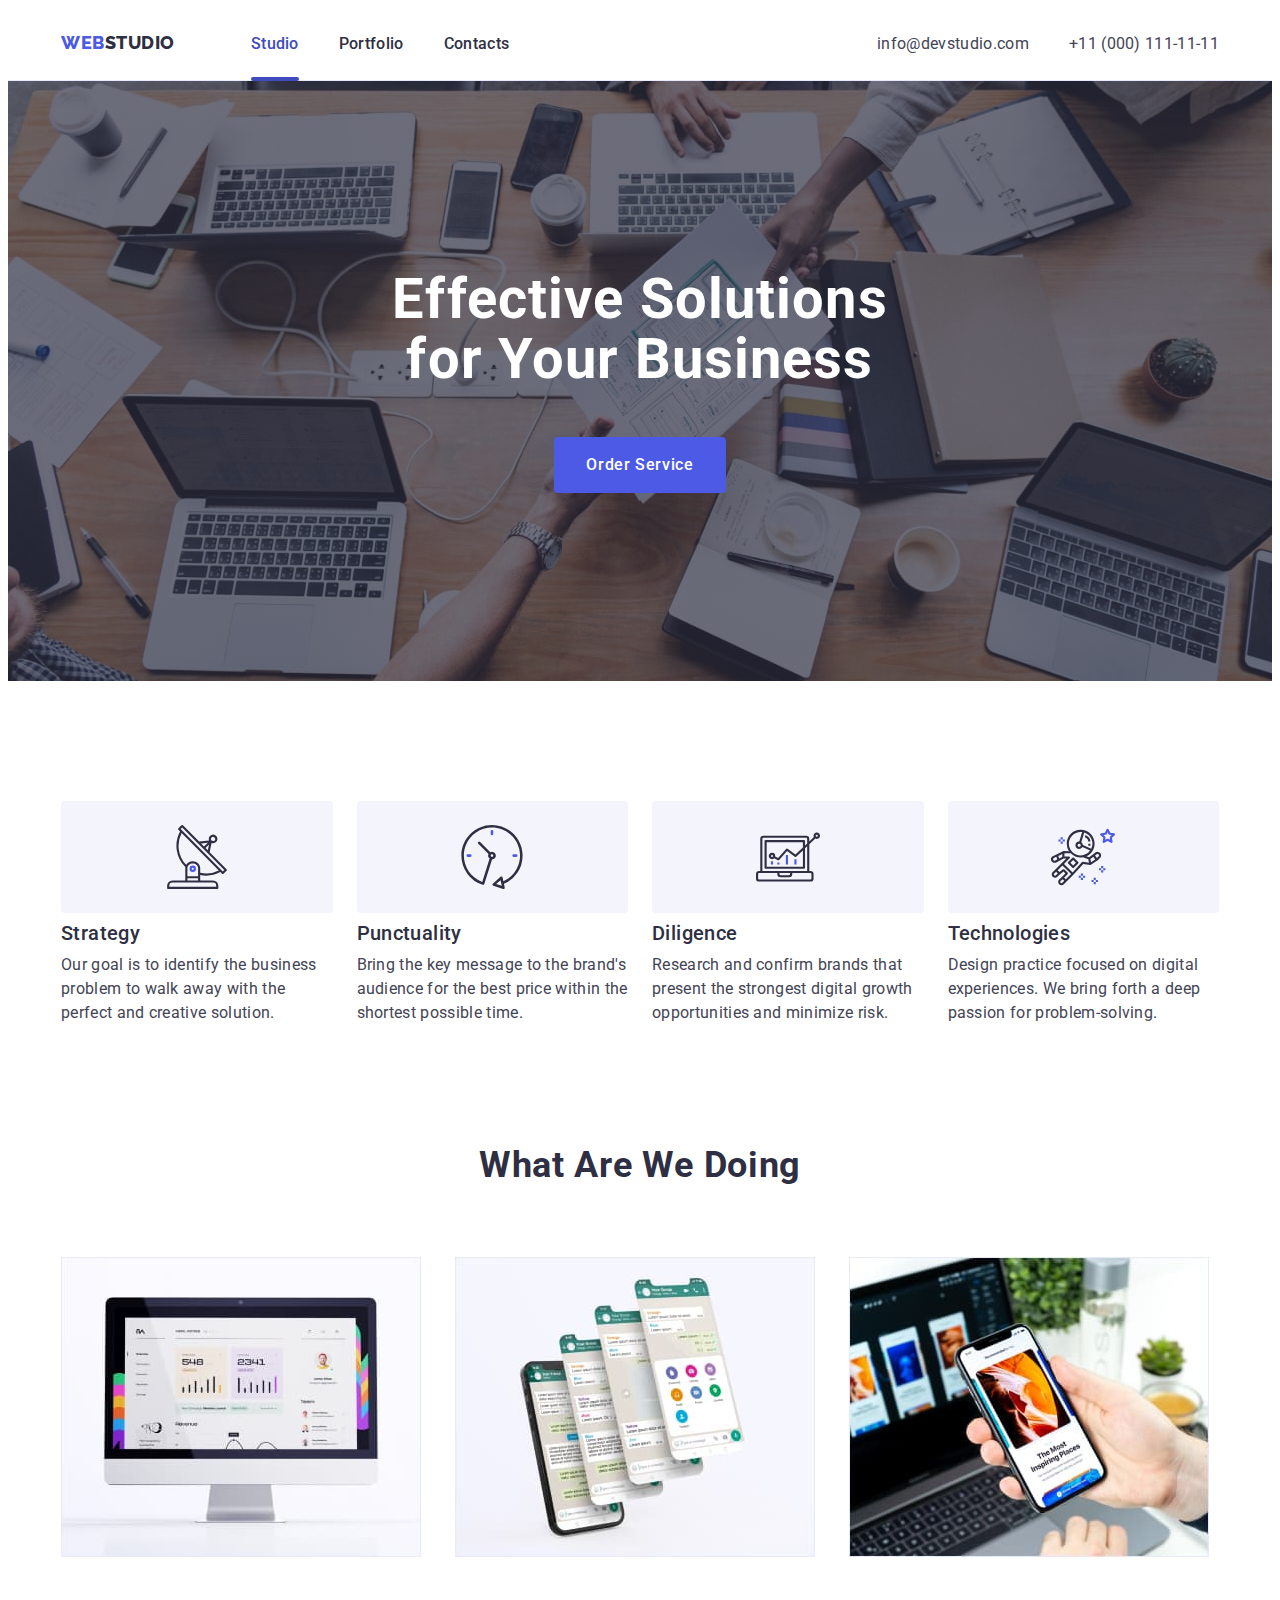
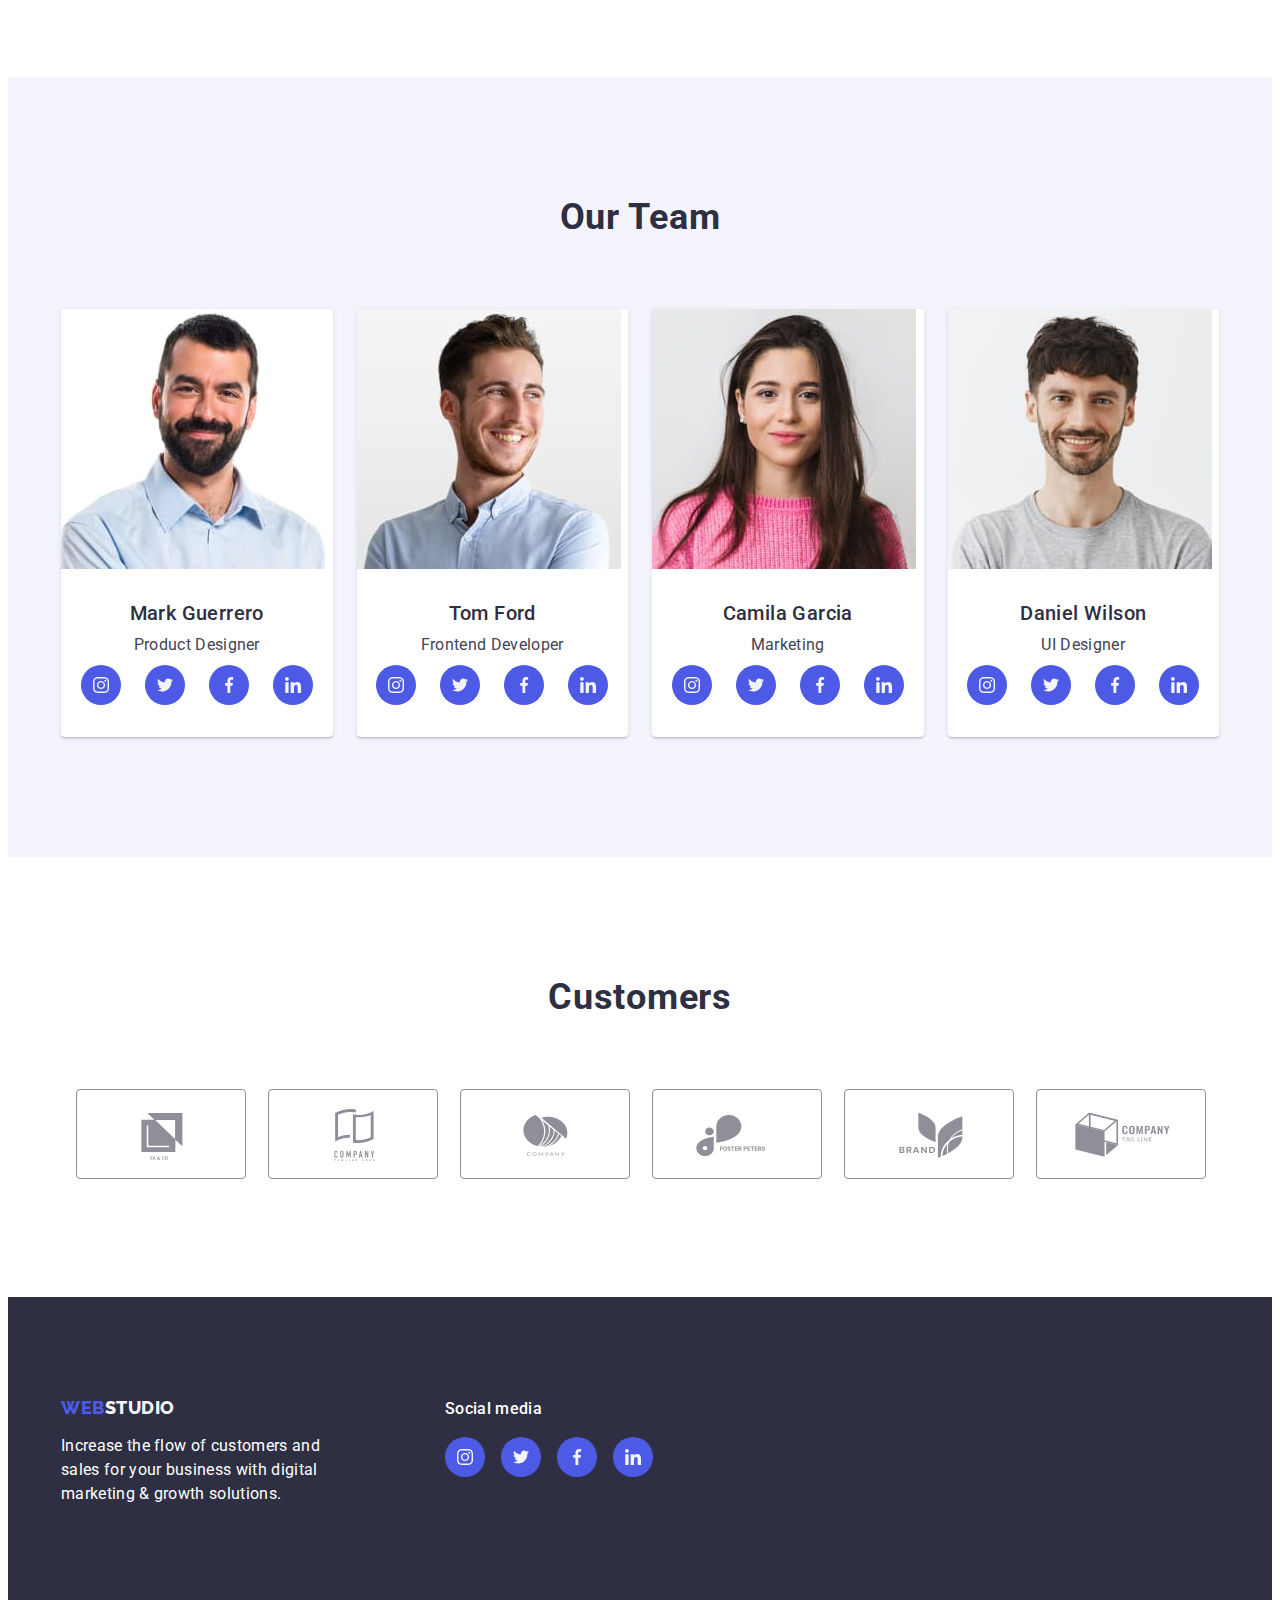
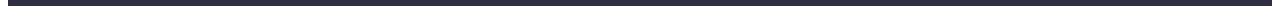
<file: index.html>
<!DOCTYPE html>
<html lang="en">

<head>
    <meta charset="UTF-8">
    <meta name="viewport" content="width=device-width, initial-scale=1.0">

    <title>WEBSTUDIO</title>

    <link rel="preconnect" href="https://fonts.googleapis.com">
    <link rel="preconnect" href="https://fonts.gstatic.com" crossorigin>
    <link
        href="https://fonts.googleapis.com/css2?family=Raleway:wght@800&family=Roboto:wght@400;500;700;900&display=swap"
        rel="stylesheet">
    <link rel="stylesheet" href="https://cdnjs.cloudflare.com/ajax/libs/modern-normalize/2.0.0/modern-normalize.min.css"
        integrity="sha512-4xo8blKMVCiXpTaLzQSLSw3KFOVPWhm/TRtuPVc4WG6kUgjH6J03IBuG7JZPkcWMxJ5huwaBpOpnwYElP/m6wg=="
        crossorigin="anonymous" referrerpolicy="no-referrer" />
    <link href="./css/styles.css" rel="stylesheet">
</head>

<body>
    <header>
        <div class="container flex space-between">
            <nav class="flex">
                <a class="logo raleway-font iris nav-link" href="./index.html">WEB<span
                        class="navy-blue">STUDIO</span></a>

                <ul class="medium navy-blue flex">
                    <li><a class="nav-link navy-blue current" href="./index.html">Studio</a></li>
                    <li><a class="nav-link navy-blue" href="./portfolio.html">Portfolio</a></li>
                    <li><a class="nav-link navy-blue" href="">Contacts</a></li>
                </ul>
            </nav>

            <address class="address">
                <ul class="flex">
                    <li><a class="nav-link slate" href="mailto:info@devstudio.com">info@devstudio.com</a></li>
                    <li><a class="nav-link slate" href="tel:+110001111111">+11 (000) 111-11-11</a></li>
                </ul>
            </address>
        </div>
    </header>
    <main>
        <section class="section main-section white">
            <div class="container">
                <h1 class="white main-title">Effective Solutions for Your Business</h1>

                <button class="base-button order-button" type="button" data-modal-open>Order Service</button>
            </div>
        </section>
        <section class="section advantages-section">
            <div class="container">
                <h2 class="title visually-hidden">Advantages</h2>
                <ul class="flex advantages">
                    <li class="list-item">
                        <div class="advantage-icon-container">
                            <svg class="advantage-icon" width="64" height="64">
                                <use href="./images/icons.svg#icon-antenna"></use>
                            </svg>
                        </div>
                        <h3 class="sub-title">Strategy</h3>
                        <p>Our goal is to identify the business problem to walk away with the perfect and creative
                            solution.
                        </p>
                    </li>
                    <li class="list-item">
                        <div class="advantage-icon-container">
                            <svg class="advantage-icon" width="64" height="64">
                                <use href="./images/icons.svg#icon-clock"></use>
                            </svg>
                        </div>
                        <h3 class="sub-title">Punctuality</h3>
                        <p>Bring the key message to the brand's audience for the best price within the shortest possible
                            time.</p>
                    </li>
                    <li class="list-item">
                        <div class="advantage-icon-container">
                            <svg class="advantage-icon" width="64" height="64">
                                <use href="./images/icons.svg#icon-diagram"></use>
                            </svg>
                        </div>
                        <h3 class="sub-title">Diligence</h3>
                        <p>Research and confirm brands that present the strongest digital growth opportunities and
                            minimize
                            risk.</p>
                    </li>
                    <li class="list-item">
                        <div class="advantage-icon-container">
                            <svg class="advantage-icon" width="64" height="64">
                                <use href="./images/icons.svg#icon-astronaut"></use>
                            </svg>
                        </div>
                        <h3 class="sub-title">Technologies</h3>
                        <p>Design practice focused on digital experiences. We bring forth a deep passion for
                            problem-solving.</p>
                    </li>
                </ul>
            </div>
        </section>
        <section class="section doing-section">
            <div class="container">
                <h2 class="title">What are we doing</h2>
                <ul class="doing-list">
                    <li class="list-item">
                        <img src="./images/doing_1.jpg" alt="image of the user's analytical data" width="360">
                    </li>
                    <li class="list-item">
                        <img src="./images/doing_2.jpg" alt="mobile chat data image" width="360">
                    </li>
                    <li class="list-item">
                        <img src="./images/doing_3.jpg" alt="image responsive design for PC and mobile devices"
                            width="360">
                    </li>
                </ul>
            </div>
        </section>
        <section class="section cloud-bg team-section">
            <div class="container">
                <h2 class="title">Our Team</h2>
                <ul class="team">
                    <li class="team-card list-item">
                        <img src="./images/avatar/mark.jpg" alt="" width="264">
                        <div class="team-card-description">
                            <h3 class="sub-title">Mark Guerrero</h3>
                            <p>Product Designer</p>
                            <ul class="socials">
                                <li class="social-item">
                                    <a class="social-link" href="https://www.instagram.com/" target="_blank"
                                        aria-label="Link to Instagram">
                                        <svg class="social-icon" width="16" height="16">
                                            <use href="./images/icons.svg#icon-instagram"></use>
                                        </svg>
                                    </a>
                                </li>

                                <li class="social-item">
                                    <a class="social-link" href="https://twitter.com/" target="_blank"
                                        aria-label="Link to Twitter">
                                        <svg class="social-icon" width="16" height="16">
                                            <use href="./images/icons.svg#icon-twitter"></use>
                                        </svg>
                                    </a>
                                </li>

                                <li class="social-item">
                                    <a class="social-link" href="https://www.facebook.com/" target="_blank"
                                        aria-label="Link to Facebook">
                                        <svg class="social-icon" width="16" height="16">
                                            <use href="./images/icons.svg#icon-facebook"></use>
                                        </svg>
                                    </a>
                                </li>

                                <li class="social-item">
                                    <a class="social-link" href="https://www.linkedin.com/" target="_blank"
                                        aria-label="Link to Linkedin">
                                        <svg class="social-icon" width="16" height="16">
                                            <use href="./images/icons.svg#icon-linkedin"></use>
                                        </svg>
                                    </a>
                                </li>
                            </ul>
                        </div>
                    </li>
                    <li class="team-card list-item">
                        <img src="./images/avatar/tom.jpg" alt="" width="264">
                        <div class="team-card-description">
                            <h3 class="sub-title">Tom Ford</h3>
                            <p>Frontend Developer</p>
                            <ul class="socials">
                                <li class="social-item">
                                    <a class="social-link" href="https://www.instagram.com/" target="_blank"
                                        aria-label="Link to Instagram">
                                        <svg class="social-icon" width="16" height="16">
                                            <use href="./images/icons.svg#icon-instagram"></use>
                                        </svg>
                                    </a>
                                </li>

                                <li class="social-item">
                                    <a class="social-link" href="https://twitter.com/" target="_blank"
                                        aria-label="Link to Twitter">
                                        <svg class="social-icon" width="16" height="16">
                                            <use href="./images/icons.svg#icon-twitter"></use>
                                        </svg>
                                    </a>
                                </li>

                                <li class="social-item">
                                    <a class="social-link" href="https://www.facebook.com/" target="_blank"
                                        aria-label="Link to Facebook">
                                        <svg class="social-icon" width="16" height="16">
                                            <use href="./images/icons.svg#icon-facebook"></use>
                                        </svg>
                                    </a>
                                </li>

                                <li class="social-item">
                                    <a class="social-link" href="https://www.linkedin.com/" target="_blank"
                                        aria-label="Link to Linkedin">
                                        <svg class="social-icon" width="16" height="16">
                                            <use href="./images/icons.svg#icon-linkedin"></use>
                                        </svg>
                                    </a>
                                </li>
                            </ul>
                        </div>
                    </li>
                    <li class="team-card list-item">
                        <img src="./images/avatar/camila.jpg" alt="" width="264">
                        <div class="team-card-description">
                            <h3 class="sub-title">Camila Garcia</h3>
                            <p>Marketing</p>
                            <ul class="socials">
                                <li class="social-item">
                                    <a class="social-link" href="https://www.instagram.com/" target="_blank"
                                        aria-label="Link to Instagram">
                                        <svg class="social-icon" width="16" height="16">
                                            <use href="./images/icons.svg#icon-instagram"></use>
                                        </svg>
                                    </a>
                                </li>

                                <li class="social-item">
                                    <a class="social-link" href="https://twitter.com/" target="_blank"
                                        aria-label="Link to Twitter">
                                        <svg class="social-icon" width="16" height="16">
                                            <use href="./images/icons.svg#icon-twitter"></use>
                                        </svg>
                                    </a>
                                </li>

                                <li class="social-item">
                                    <a class="social-link" href="https://www.facebook.com/" target="_blank"
                                        aria-label="Link to Facebook">
                                        <svg class="social-icon" width="16" height="16">
                                            <use href="./images/icons.svg#icon-facebook"></use>
                                        </svg>
                                    </a>
                                </li>

                                <li class="social-item">
                                    <a class="social-link" href="https://www.linkedin.com/" target="_blank"
                                        aria-label="Link to Linkedin">
                                        <svg class="social-icon" width="16" height="16">
                                            <use href="./images/icons.svg#icon-linkedin"></use>
                                        </svg>
                                    </a>
                                </li>
                            </ul>
                        </div>
                    </li>
                    <li class="team-card list-item">
                        <img src="./images/avatar/daniel.jpg" alt="" width="264">
                        <div class="team-card-description">
                            <h3 class="sub-title">Daniel Wilson</h3>
                            <p>UI Designer</p>
                            <ul class="socials">
                                <li class="social-item">
                                    <a class="social-link" href="https://www.instagram.com/" target="_blank"
                                        aria-label="Link to Instagram">
                                        <svg class="social-icon" width="16" height="16">
                                            <use href="./images/icons.svg#icon-instagram"></use>
                                        </svg>
                                    </a>
                                </li>

                                <li class="social-item">
                                    <a class="social-link" href="https://twitter.com/" target="_blank"
                                        aria-label="Link to Twitter">
                                        <svg class="social-icon" width="16" height="16">
                                            <use href="./images/icons.svg#icon-twitter"></use>
                                        </svg>
                                    </a>
                                </li>

                                <li class="social-item">
                                    <a class="social-link" href="https://www.facebook.com/" target="_blank"
                                        aria-label="Link to Facebook">
                                        <svg class="social-icon" width="16" height="16">
                                            <use href="./images/icons.svg#icon-facebook"></use>
                                        </svg>
                                    </a>
                                </li>

                                <li class="social-item">
                                    <a class="social-link" href="https://www.linkedin.com/" target="_blank"
                                        aria-label="Link to Linkedin">
                                        <svg class="social-icon" width="16" height="16">
                                            <use href="./images/icons.svg#icon-linkedin"></use>
                                        </svg>
                                    </a>
                                </li>
                            </ul>
                        </div>
                    </li>
                </ul>
            </div>
        </section>
        <section class="section customers-section">
            <div class="container">
                <h2 class="title">Customers</h2>
                <ul class="customers">
                    <li class="customer-item">
                        <a class="customer-link" href="#" target="_blank" aria-label="Link to Customer">
                            <svg class="customer-icon" width="104" height="56">
                                <use href="./images/icons.svg#icon-client-1"></use>
                            </svg>
                        </a>
                    </li>
                    <li class="customer-item">
                        <a class="customer-link" href="#" target="_blank" aria-label="Link to Customer">
                            <svg class="customer-icon" width="104" height="56">
                                <use href="./images/icons.svg#icon-client-2"></use>
                            </svg>
                        </a>
                    </li>
                    <li class="customer-item">
                        <a class="customer-link" href="#" target="_blank" aria-label="Link to Customer">
                            <svg class="customer-icon" width="104" height="56">
                                <use href="./images/icons.svg#icon-client-3"></use>
                            </svg>
                        </a>
                    </li>
                    <li class="customer-item">
                        <a class="customer-link" href="#" target="_blank" aria-label="Link to Customer">
                            <svg class="customer-icon" width="104" height="56">
                                <use href="./images/icons.svg#icon-client-4"></use>
                            </svg>
                        </a>
                    </li>
                    <li class="customer-item">
                        <a class="customer-link" href="#" target="_blank" aria-label="Link to Customer">
                            <svg class="customer-icon" width="104" height="56">
                                <use href="./images/icons.svg#icon-client-5"></use>
                            </svg>
                        </a>
                    </li>
                    <li class="customer-item">
                        <a class="customer-link" href="#" target="_blank" aria-label="Link to Customer">
                            <svg class="customer-icon" width="104" height="56">
                                <use href="./images/icons.svg#icon-client-6"></use>
                            </svg>
                        </a>
                    </li>
                </ul>
            </div>
        </section>
    </main>

    <footer class="footer navy-blue-bg white">
        <div class="container flex">
            <div class="studio-container">
                <a class="logo raleway-font iris" href="./index.html">WEB<span class="cloud">STUDIO</span></a>
                <p>Increase the flow of customers and sales for your business with digital marketing &amp; growth
                    solutions.
                </p>
            </div>
            <div class="socials-container">
                <div class="social-title">Social media</div>
                <ul class="socials">
                    <li class="social-item">
                        <a class="social-link" href="https://www.instagram.com/" target="_blank"
                            aria-label="Link to Instagram">
                            <svg class="social-icon" width="16" height="16">
                                <use href="./images/icons.svg#icon-instagram"></use>
                            </svg>
                        </a>
                    </li>

                    <li class="social-item">
                        <a class="social-link" href="https://twitter.com/" target="_blank" aria-label="Link to Twitter">
                            <svg class="social-icon" width="16" height="16">
                                <use href="./images/icons.svg#icon-twitter"></use>
                            </svg>
                        </a>
                    </li>

                    <li class="social-item">
                        <a class="social-link" href="https://www.facebook.com/" target="_blank"
                            aria-label="Link to Facebook">
                            <svg class="social-icon" width="16" height="16">
                                <use href="./images/icons.svg#icon-facebook"></use>
                            </svg>
                        </a>
                    </li>

                    <li class="social-item">
                        <a class="social-link" href="https://www.linkedin.com/" target="_blank"
                            aria-label="Link to Linkedin">
                            <svg class="social-icon" width="16" height="16">
                                <use href="./images/icons.svg#icon-linkedin"></use>
                            </svg>
                        </a>
                    </li>
                </ul>
            </div>
        </div>
    </footer>

    <div class="backdrop is-hidden" data-modal>
        <div class="modal">
            <button class="modal-btn" type="button" data-modal-close>
                <svg class="modal-btn-icon" width="8" height="8">
                    <use href="./images/icons.svg#icon-close"></use>
                </svg>
            </button>
        </div>
    </div>

    <script src="./js/modal.js"></script>
</body>

</html>
</file>
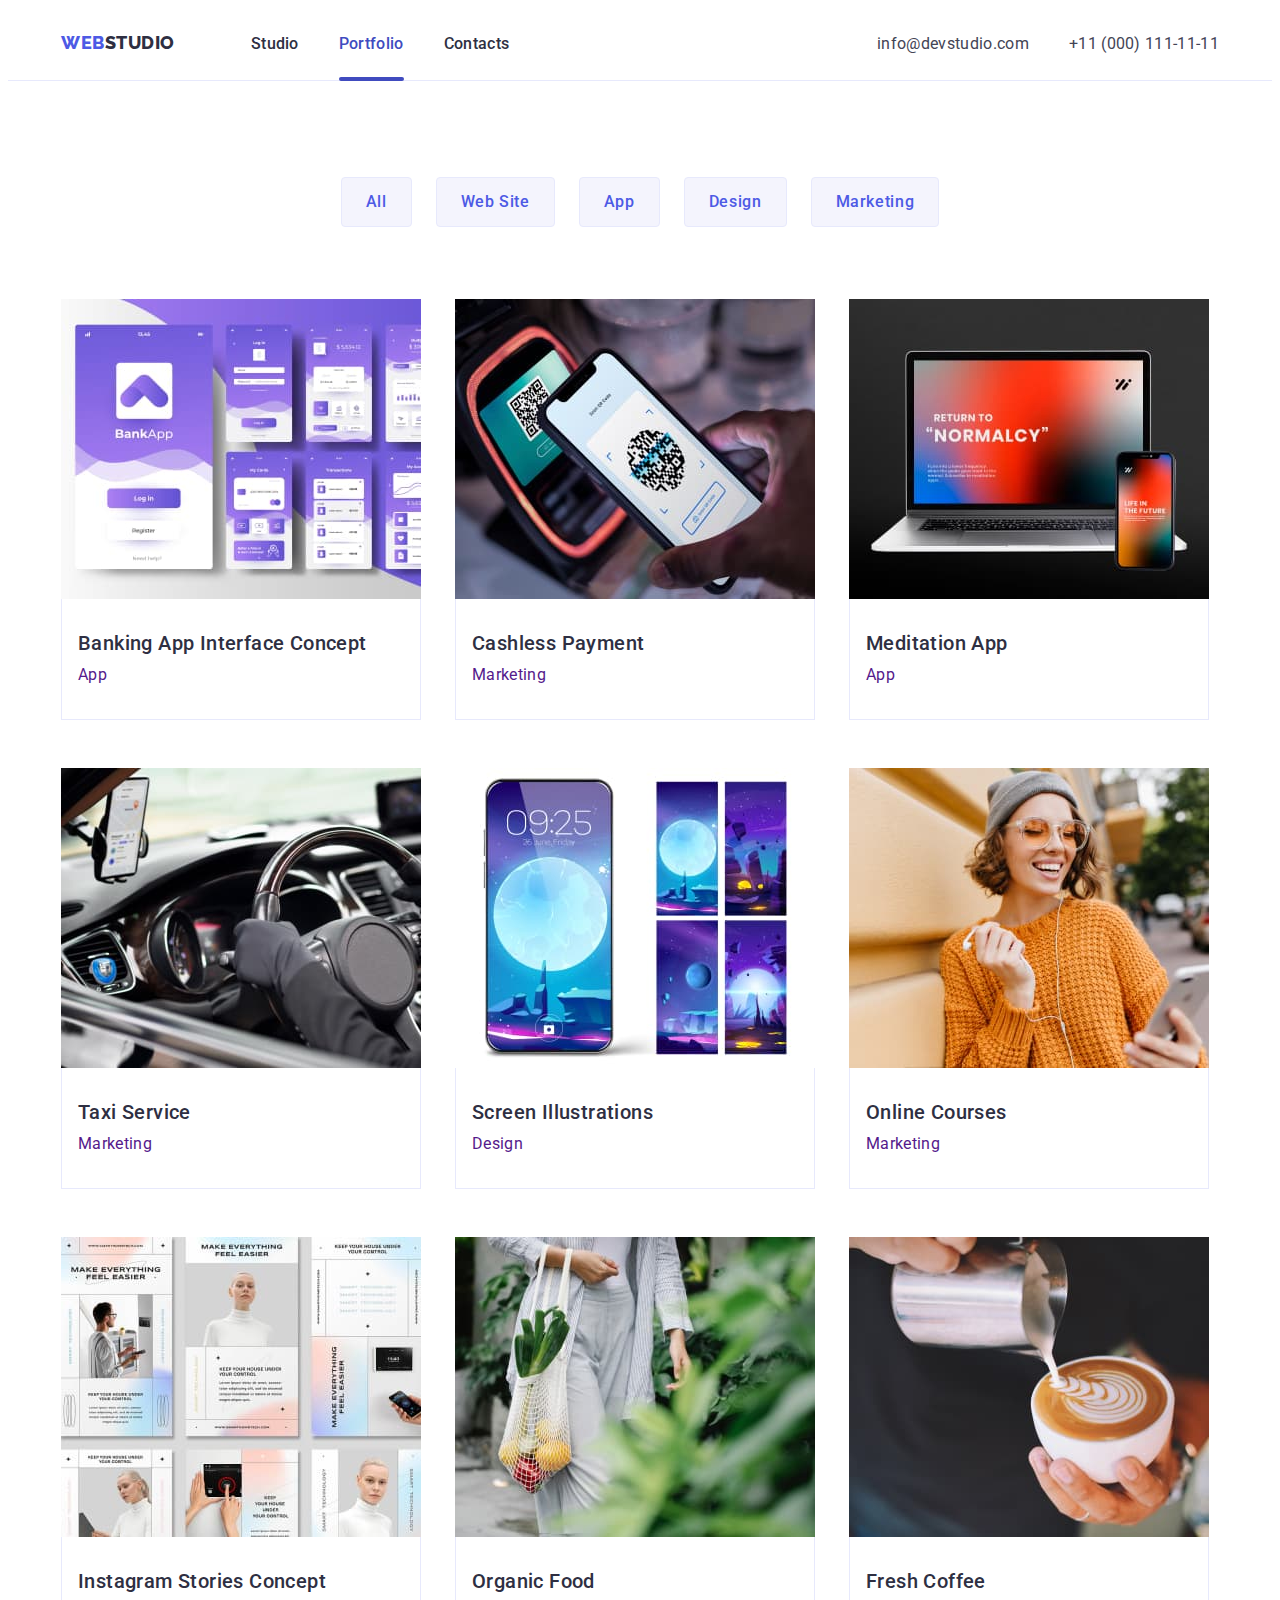
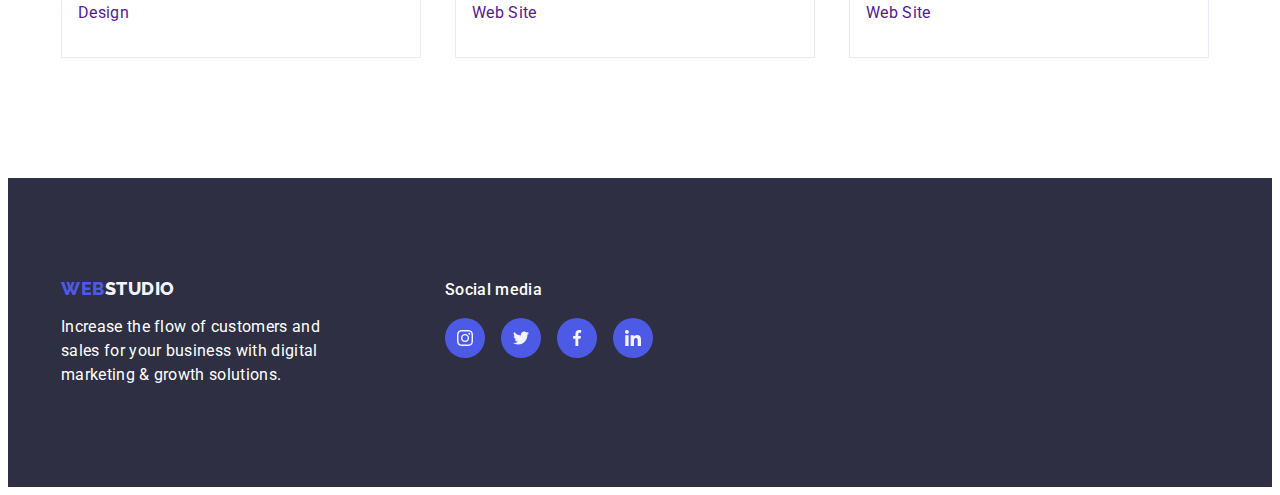
<file: portfolio.html>
<!DOCTYPE html>
<html lang="en">

<head>
    <meta charset="UTF-8">
    <meta name="viewport" content="width=device-width, initial-scale=1.0">

    <title>PORTFOLIO</title>

    <link rel="preconnect" href="https://fonts.googleapis.com">
    <link rel="preconnect" href="https://fonts.gstatic.com" crossorigin>
    <link
        href="https://fonts.googleapis.com/css2?family=Raleway:wght@800&family=Roboto:wght@400;500;700;900&display=swap"
        rel="stylesheet">
    <link rel="stylesheet" href="https://cdnjs.cloudflare.com/ajax/libs/modern-normalize/2.0.0/modern-normalize.min.css"
        integrity="sha512-4xo8blKMVCiXpTaLzQSLSw3KFOVPWhm/TRtuPVc4WG6kUgjH6J03IBuG7JZPkcWMxJ5huwaBpOpnwYElP/m6wg=="
        crossorigin="anonymous" referrerpolicy="no-referrer" />
    <link href="./css/styles.css" rel="stylesheet">
</head>

<body>
    <header>
        <div class="container flex space-between">
            <nav class="flex">
                <a class="logo raleway-font iris nav-link" href="./index.html">WEB<span
                        class="navy-blue">STUDIO</span></a>

                <ul class="medium navy-blue flex">
                    <li><a class="nav-link navy-blue" href="./index.html">Studio</a></li>
                    <li><a class="nav-link navy-blue current" href="./portfolio.html">Portfolio</a></li>
                    <li><a class="nav-link navy-blue" href="">Contacts</a></li>
                </ul>
            </nav>

            <address class="address">
                <ul class="flex">
                    <li><a class="nav-link slate" href="mailto:info@devstudio.com">info@devstudio.com</a></li>
                    <li><a class="nav-link slate" href="tel:+110001111111">+11 (000) 111-11-11</a></li>
                </ul>
            </address>
        </div>
    </header>

    <main>
        <section class="section portfolio-section">
            <div class="container">
                <h1 class="visually-hidden">Portfolio</h1>

                <ul class="flex filters">
                    <li>
                        <button class="filter-button" type="button">All</button>
                    </li>
                    <li>
                        <button class="filter-button" type="button">Web Site</button>
                    </li>
                    <li>
                        <button class="filter-button" type="button">App</button>
                    </li>
                    <li>
                        <button class="filter-button" type="button">Design</button>
                    </li>
                    <li>
                        <button class="filter-button" type="button">Marketing</button>
                    </li>
                </ul>

                <ul class="card">
                    <li class="card-item list-item">
                        <a class="card-link" href="">
                            <div class="image-wrapper">
                                <img src="./images/portfolio/banking_img.jpg" alt="banking app interface concept image"
                                    width="360">
                                <div class="overlay">14 Stylish and User-Friendly App Design Concepts · Task Manager App
                                    · Calorie Tracker App ·
                                    Exotic Fruit Ecommerce App · Cloud Storage App</div>
                            </div>
                            <div class="card-description">
                                <h2 class="sub-title">Banking App Interface Concept</h2>
                                <p>App</p>
                            </div>
                        </a>
                    </li>
                    <li class="card-item list-item">
                        <a class="card-link" href="">
                            <div class="image-wrapper">
                                <img src="./images/portfolio/cashless_img.jpg" alt="cashless payment image" width="360">
                                <div class="overlay">14 Stylish and User-Friendly App Design Concepts · Task Manager App
                                    · Calorie Tracker App ·
                                    Exotic Fruit Ecommerce App · Cloud Storage App</div>
                            </div>
                            <div class="card-description">
                                <h2 class="sub-title">Cashless Payment</h2>
                                <p>Marketing</p>
                            </div>
                        </a>
                    </li>
                    <li class="card-item list-item">
                        <a class="card-link" href="">
                            <div class="image-wrapper">
                                <img src="./images/portfolio/meditation_img.jpg" alt="meditation image" width="360">
                                <div class="overlay">14 Stylish and User-Friendly App Design Concepts · Task Manager App
                                    · Calorie Tracker App ·
                                    Exotic Fruit Ecommerce App · Cloud Storage App</div>
                            </div>
                            <div class="card-description">
                                <h2 class="sub-title">Meditation App</h2>
                                <p>App</p>
                            </div>
                        </a>
                    </li>
                    <li class="card-item list-item">
                        <a class="card-link" href="">
                            <div class="image-wrapper">
                                <img src="./images/portfolio/taxi_img.jpg" alt="taxi service image" width="360">
                                <div class="overlay">14 Stylish and User-Friendly App Design Concepts · Task Manager App
                                    · Calorie Tracker App ·
                                    Exotic Fruit Ecommerce App · Cloud Storage App</div>
                            </div>
                            <div class="card-description">
                                <h2 class="sub-title">Taxi Service</h2>
                                <p>Marketing</p>
                            </div>
                        </a>
                    </li>
                    <li class="card-item list-item">
                        <a class="card-link" href="">
                            <div class="image-wrapper">
                                <img src="./images/portfolio/screen_img.jpg" alt="screen illustrations image"
                                    width="360">
                                <div class="overlay">14 Stylish and User-Friendly App Design Concepts · Task Manager App
                                    · Calorie Tracker App ·
                                    Exotic Fruit Ecommerce App · Cloud Storage App</div>
                            </div>
                            <div class="card-description">
                                <h2 class="sub-title">Screen Illustrations</h2>
                                <p>Design</p>
                            </div>
                        </a>
                    </li>
                    <li class="card-item list-item">
                        <a class="card-link" href="">
                            <div class="image-wrapper">
                                <img src="./images/portfolio/online_img.jpg" alt="online courses image" width="360">
                                <div class="overlay">14 Stylish and User-Friendly App Design Concepts · Task Manager App
                                    · Calorie Tracker App ·
                                    Exotic Fruit Ecommerce App · Cloud Storage App</div>
                            </div>
                            <div class="card-description">
                                <h2 class="sub-title">Online Courses</h2>
                                <p>Marketing</p>
                            </div>
                        </a>
                    </li>
                    <li class="card-item list-item">
                        <a class="card-link" href="">
                            <div class="image-wrapper">
                                <img src="./images/portfolio/instagram_img.jpg" alt="instagram stories concept image"
                                    width="360">
                                <div class="overlay">14 Stylish and User-Friendly App Design Concepts · Task Manager App
                                    · Calorie Tracker App ·
                                    Exotic Fruit Ecommerce App · Cloud Storage App</div>
                            </div>
                            <div class="card-description">
                                <h2 class="sub-title">Instagram Stories Concept</h2>
                                <p>Design</p>
                            </div>
                        </a>
                    </li>
                    <li class="card-item list-item">
                        <a class="card-link" href="">
                            <div class="image-wrapper">
                                <img src="./images/portfolio/organic_img.jpg" alt="organic food image" width="360">
                                <div class="overlay">14 Stylish and User-Friendly App Design Concepts · Task Manager App
                                    · Calorie Tracker App ·
                                    Exotic Fruit Ecommerce App · Cloud Storage App</div>
                            </div>
                            <div class="card-description">
                                <h2 class="sub-title">Organic Food</h2>
                                <p>Web Site</p>
                            </div>
                        </a>
                    </li>
                    <li class="card-item list-item">
                        <a class="card-link" href="">
                            <div class="image-wrapper">
                                <img src="./images/portfolio/fresh_img.jpg" alt="fresh coffee image" width="360">
                                <div class="overlay">14 Stylish and User-Friendly App Design Concepts · Task Manager App
                                    · Calorie Tracker App ·
                                    Exotic Fruit Ecommerce App · Cloud Storage App</div>
                            </div>
                            <div class="card-description">
                                <h2 class="sub-title">Fresh Coffee</h2>
                                <p>Web Site</p>
                            </div>
                        </a>
                    </li>
                </ul>
            </div>
        </section>
    </main>

    <footer class="footer navy-blue-bg white">
        <div class="container flex">
            <div class="studio-container">
                <a class="logo raleway-font iris" href="./index.html">WEB<span class="cloud">STUDIO</span></a>
                <p>Increase the flow of customers and sales for your business with digital marketing &amp; growth
                    solutions.
                </p>
            </div>
            <div class="socials-container">
                <div class="social-title">Social media</div>
                <ul class="socials">
                    <li class="social-item">
                        <a class="social-link" href="https://www.instagram.com/" target="_blank"
                            aria-label="Link to Instagram">
                            <svg class="social-icon" width="16" height="16">
                                <use href="./images/icons.svg#icon-instagram"></use>
                            </svg>
                        </a>
                    </li>

                    <li class="social-item">
                        <a class="social-link" href="https://twitter.com/" target="_blank" aria-label="Link to Twitter">
                            <svg class="social-icon" width="16" height="16">
                                <use href="./images/icons.svg#icon-twitter"></use>
                            </svg>
                        </a>
                    </li>

                    <li class="social-item">
                        <a class="social-link" href="https://www.facebook.com/" target="_blank"
                            aria-label="Link to Facebook">
                            <svg class="social-icon" width="16" height="16">
                                <use href="./images/icons.svg#icon-facebook"></use>
                            </svg>
                        </a>
                    </li>

                    <li class="social-item">
                        <a class="social-link" href="https://www.linkedin.com/" target="_blank"
                            aria-label="Link to Linkedin">
                            <svg class="social-icon" width="16" height="16">
                                <use href="./images/icons.svg#icon-linkedin"></use>
                            </svg>
                        </a>
                    </li>
                </ul>
            </div>
        </div>
    </footer>
</body>

</html>
</file>
<file: css/styles.css>
:root {
  --iris-color: #4D5AE5;
  --ocean-color: #404BBF;
  --navy-blue-color: #2E2F42;
  --green-color: #31D0AA;
  --slate-color: #434455;
  --light-slate-color: #8E8F99;
  --cornflower-color: #E7E9FC;
  --cloud-color: #F4F4FD;
  --navy-blue-modal-color: #2E2F4266;
  --grey-color: #2E2F42B2;
  --white-color: #FFFFFF;
  --dairy-color: #FCFCFC;

  --indent-col: 24px;
  --indent-row: var(--indent-col);
  --items: 4;
  --trns-slow: 600ms ease-out;
  --trans-fast: 250ms cubic-bezier(0.4, 0, 0.2, 1);
}

/* Reset styles */
h1,
h2,
h3,
h4,
h5,
h6,
p {
  margin: 0;
}

p:last-child {
  margin-bottom: 0;
}

ul {
  margin: 0;
  padding: 0;
  list-style: none;
}

a {
  text-decoration: none;
  display: inline-block;
}

button {
  cursor: pointer;
}

img {
  display: block;
  max-width: 100%;
  height: auto;
}

.raleway-font {
  font-family: "Raleway", sans-serif;
  font-optical-sizing: auto;
  font-weight: 800;
}

/*Font weiht*/
.medium {
  font-weight: 500;
}

.bold {
  font-weight: 700;
}

.black {
  font-weight: 900;
}

/*Font color*/
.iris {
  color: var(--iris-color);
}

.navy-blue {
  color: var(--navy-blue-color);
}

.cloud {
  color: var(--cloud-color);
}

.white {
  color: var(--white-color);
}

.slate {
  color: var(--slate-color);
}

/*Background color*/
.navy-blue-bg {
  background: var(--navy-blue-color);
}

.cloud-bg {
  background: var(--cloud-color);
}

/*Helpers*/
.visually-hidden {
  position: absolute;
  width: 1px;
  height: 1px;
  margin: -1px;
  border: 0;
  padding: 0;

  white-space: nowrap;
  clip-path: inset(100%);
  clip: rect(0 0 0 0);
  overflow: hidden;
}

.flex {
  display: flex;
}

.flex-column {
  display: flex;
  flex-direction: column;
}

.space-between {
  justify-content: space-between;
}

/*Base*/
body {
  font-family: "Roboto", sans-serif;
  font-weight: 400;
  font-size: 16px;
  line-height: 24px;
  letter-spacing: 0.32px;
  color: var(--slate-color);
  background-color: var(--white-color);
}

/*header*/
.logo {
  font-size: 18px;
  line-height: 21px;
  letter-spacing: 0.54px;
  text-transform: uppercase;
  margin-right: 76px;
}

header {
  border-bottom: 1px solid var(--cornflower-color, #E7E9FC);
}

header ul {
  gap: 40px;
}

.nav-link {
  padding: 24px 0;
  position: relative;
  transition: var(--trans-fast);
  transition-property: color;
}

.nav-link:not(.logo):active,
.nav-link:not(.logo):focus,
.nav-link:not(.logo):hover {
  color: var(--ocean-color);
}

.address {
  font-style: normal;
}

.current {
  color: var(--ocean-color);
}

.current::after {
  content: '';
  position: absolute;
  bottom: -1px;
  left: 0;
  display: block;
  width: 100%;
  height: 4px;
  border-radius: 4px;
  background-color: var(--ocean-color);
}

h1,
h2,
h3 {
  color: var(--navy-blue-color);
}

.main-section {
  padding: 188px 0;
  background-color: var(--navy-blue-color);
  background-image: linear-gradient(rgba(46, 47, 66, 0.7), rgba(46, 47, 66, 0.7)), url(../images/hero-bg.jpg);
  background-repeat: no-repeat;
  background-position: center;

}

.advantages-section,
.team-section,
.customers-section {
  padding: 120px 0;
}

.doing-section {
  padding-bottom: 120px;
}

h1 {
  width: 496px;
  font-size: 56px;
  font-weight: 700;
  line-height: 60px;
  letter-spacing: 1.12px;
  margin: 0 auto;
  margin-bottom: 48px;
  text-align: center;
}

.title {
  font-size: 36px;
  font-weight: 700;
  line-height: 40px;
  letter-spacing: 0.72px;
  text-transform: capitalize;
  text-align: center;
  margin-bottom: 72px;
}

.sub-title {
  font-size: 20px;
  font-weight: 500;
  line-height: 24px;
  letter-spacing: 0.40px;
  margin-bottom: 8px;
}

button {
  font-family: "Roboto", sans-serif;
  font-weight: 500;
  line-height: 24px;
  font-size: 16px;
  letter-spacing: 0.64px;
  cursor: pointer;
  text-align: center;

  transition: var(--trans-fast);
  transition-property: color, background-color;
}

.base-button {
  color: var(--white-color);
  background: var(--iris-color);
}

.filter-button {
  color: var(--iris-color);
  background: var(--cloud-color);
  padding: 12px 24px;
  border-radius: 4px;
  border: 1px solid var(--cornflower-color, #E7E9FC);
}

.filter-button:hover,
.filter-button:focus {
  box-shadow: 0px 3px 1px 0px rgba(0, 0, 0, 0.10), 0px 2px 1px 0px rgba(0, 0, 0, 0.08), 0px 2px 2px 0px rgba(0, 0, 0, 0.12);
}

button:hover,
button:focus {
  background: var(--ocean-color);
  color: var(--white-color);
}

li {
  list-style-type: none;
}

.container {
  width: 1158px;
  margin: 0 auto;
  padding: 0 15px;
}

.order-button {
  display: block;
  padding: 16px 32px;
  border-radius: 4px;
  margin: 0 auto;
  border: none;
}

/*Cards*/
.team-card {
  background-color: var(--white-color);
  border-radius: 0px 0px 4px 4px;
  text-align: center;
  box-shadow: 0px 1px 6px 0px rgba(46, 47, 66, 0.08), 0px 1px 1px 0px rgba(46, 47, 66, 0.16), 0px 2px 1px 0px rgba(46, 47, 66, 0.08);
}

.team-card-description {
  padding: 32px 0;
}

.team-card-description>p {
  margin-bottom: 8px;
}

.advantages,
.team {
  display: flex;
  column-gap: var(--indent-col, 24px);
}

.advantage-icon-container {
  display: flex;
  align-items: center;
  justify-content: center;
  height: 112px;
  border-radius: 4px;
  background: var(--cloud-color);
  margin-bottom: 8px;
}

.list-item {
  flex-basis: calc((100% - var(--indent-col, 24px) * (var(--items, 4) - 1)) / var(--items, 4));
}

.doing-list {
  display: flex;
  column-gap: var(--indent-col, 24px);
  --items: 3;
}

.socials {
  display: flex;
  gap: 24px;
  justify-content: center;
}

.social-item {
  width: 40px;
  height: 40px;
}

.social-link {
  display: flex;
  justify-content: center;
  align-items: center;
  width: 100%;
  height: 100%;
  border-radius: 50%;
  background: var(--iris-color);
}

.social-icon {
  width: 16px;
  height: 16px;
  fill: var(--cloud-color);
}

.customers {
  display: flex;
  gap: 24px;
  justify-content: center;
}

.customer-item {
  width: 168px;
  height: 88px;
}

.customer-link {
  display: flex;
  justify-content: center;
  align-items: center;
  width: 100%;
  height: 100%;
  border-radius: 4px;
  border: 1px solid var(--light-slate-color);
  color: var(--light-slate-color);
  transition: var(--trans-fast);
  transition-property: color, border-color;
}

.customer-link:hover,
.customer-link:focus {
  color: var(--ocean-color);
  border-color: var(--ocean-color);
}

.customer-icon {
  fill: currentColor;
}

.footer {
  padding: 100px 0;
}

.studio-container>a {
  margin-bottom: 16px;
}

.studio-container {
  width: 264px;
  margin-right: 120px;
}

.socials-container>.socials {
  gap: 16px;
}

.social-title {
  font-weight: 500;
  margin-bottom: 16px;
}

.social-link {
  transition: var(--trans-fast);
  transition-property: background-color;
}

.social-link:hover,
.social-link:focus {
  background-color: var(--green-color);
}

.portfolio-section {
  padding-top: 96px;
  padding-bottom: 120px;
}

.filters {
  margin-bottom: 72px;
  gap: 24px;
  justify-content: center;
}

.card {
  display: flex;
  flex-wrap: wrap;
  --indent-row: 48px;
  --items: 3;
  row-gap: var(--indent-row, 48px);
  column-gap: var(--indent-col, 24px);
}

.card-item {
  background-color: var(--white-color);

}

.card-item:hover,
.card-item:focus,
.card-item:active {
  box-shadow: 0px 1px 6px 0px rgba(46, 47, 66, 0.08), 0px 1px 1px 0px rgba(46, 47, 66, 0.16), 0px 2px 1px 0px rgba(46, 47, 66, 0.08);
}

.card-description {
  padding: 32px 16px;
  border: 1px solid var(--cornflower-color, #E7E9FC);
  border-top: none;
}

.image-wrapper {
  position: relative;
  overflow: hidden;
}

.overlay {
  position: absolute;
  top: 0;
  left: 0;
  width: 100%;
  height: 100%;
  color: var(--cloud-color);
  background: var(--iris-color);
  padding: 40px 32px 0 32px;
  transform: translateY(100%);
  transition: var(--trns-slow);
  transition-property: transform;
}

.card-item:hover .overlay,
.card-item:focus .overlay {
  transform: translateY(0);
}

.backdrop {
  position: fixed;
  inset: 0;
  background: var(--navy-blue-modal-color);
  opacity: 1;
  visibility: visible;
  pointer-events: initial;
  transition: var(--trns-slow);
  transition-property: opacity, visibility;
}

.modal {
  position: absolute;
  top: 50%;
  left: 50%;
  transform: translateX(-50%) translateY(-50%);
  width: 408px;
  min-height: 584px;
  border-radius: 4px;
  background: var(--dairy-color);
  box-shadow: 0px 1px 1px 0px rgba(0, 0, 0, 0.14), 0px 1px 3px 0px rgba(0, 0, 0, 0.12), 0px 2px 1px 0px rgba(0, 0, 0, 0.20);
}

.modal-btn {
  background-color: var(--cornflower-color);
  border: 1px solid rgba(0, 0, 0, 0.10);
  display: flex;
  justify-content: center;
  align-items: center;
  position: absolute;
  top: 24px;
  right: 24px;
  width: 24px;
  height: 24px;
  border-radius: 50%;
  color: var(--navy-blue-color);
}

.modal-btn-icon {
  fill: currentColor;
}

.backdrop.is-hidden {
  opacity: 0;
  visibility: hidden;
  pointer-events: none;
}
</file>
